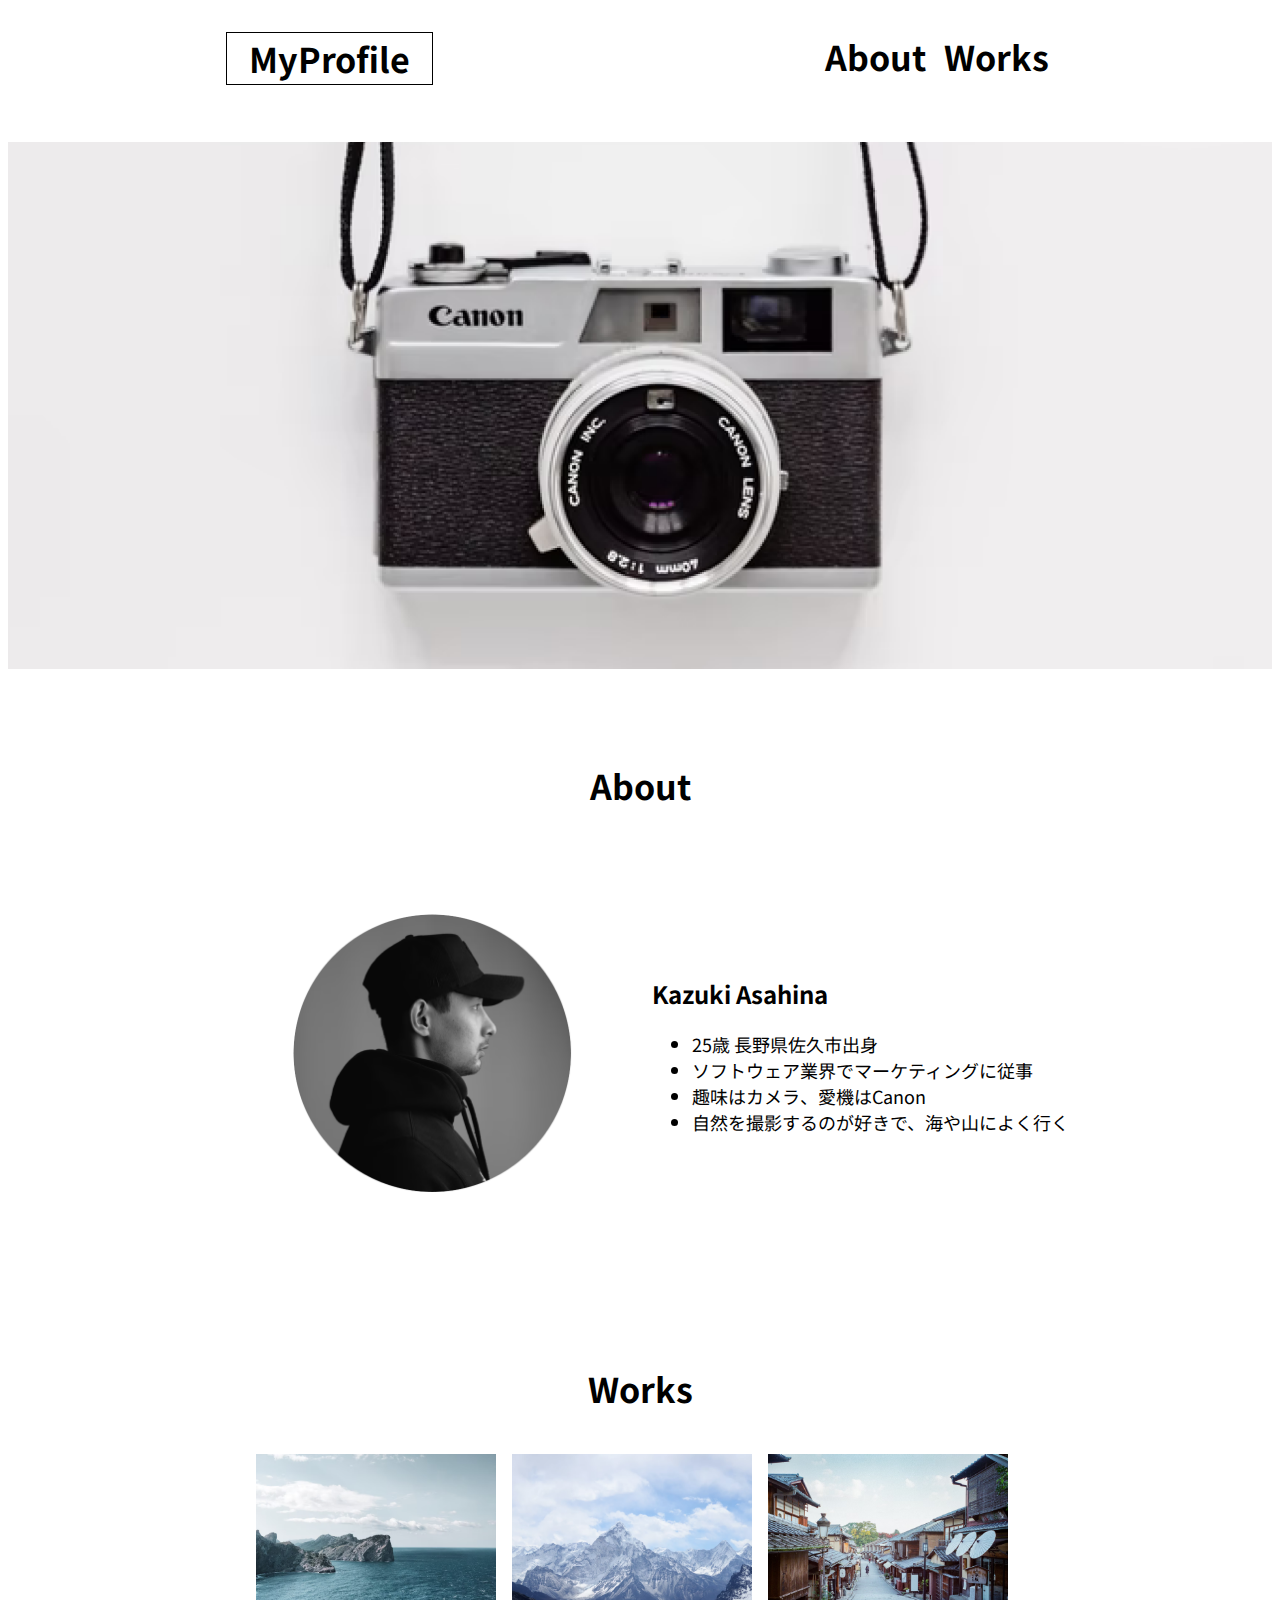
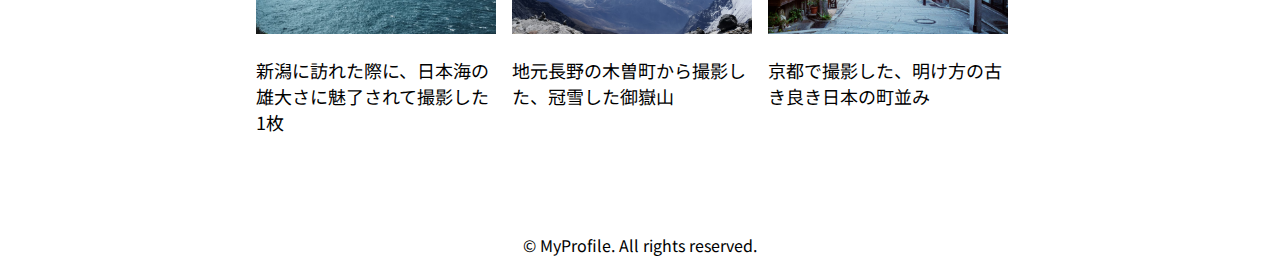
<file: kadai_001/index.html>
<!DOCTYPE html>
<html lang="ja">
<head>
  <meta charset="UTF-8">
  <meta name="viewport" content="width=device-width, initial-scale=1.0">
  <title>MyProfile</title>
  <link rel="stylesheet" href="css/style.css">
  <link rel="preconnect" href="https://fonts.googleapis.com">
  <link rel="preconnect" href="https://fonts.gstatic.com" crossorigin>
  <link href="https://fonts.googleapis.com/css2?family=Noto+Sans+JP&display=swap" rel="stylesheet">
  <link href="https://fonts.googleapis.com/css2?family=Noto+Sans+JP:wght@700&display=swap" rel="stylesheet">
</head>
<body>
  <header>
    <nav>
      <div id="menu">
        <div id="myprofile">MyProfile</div>
        <div id="about-works">
          <a href="#about">About</a>
          <a href="#works">Works</a>
        </div>
      </div>
    </nav>
  </header>
  <main>
    <article>
      
      <section id="fv">
        <img id="mainvisual" src="img/main.png" alt="カメラの写真">
      </section>

      <section id="about">
        <h1 class="title-1">About</h1>
        <div id="profile">
          <div class="profile-img"><img src="img/about.png" alt="Kazuki Asahina"></div>  
          <div class="text">
            <h2 class="name">Kazuki Asahina</h2>
            <ul>
              <li>25歳 長野県佐久市出身</li>
              <li>ソフトウェア業界でマーケティングに従事</li>
              <li>趣味はカメラ、愛機はCanon</li>
              <li>自然を撮影するのが好きで、海や山によく行く</li>
            </ul>
          </div>
        </div>
      </section>

      <section id="works">
        <h1 class="title-2">Works</h1>
        <div id="pictures">
          <div class="content">
            <p><img src="img/works1.png" alt="海"></p>
            <p>新潟に訪れた際に、日本海の雄大さに魅了されて撮影した1枚</p>
          </div>
          <div class="content">
            <p><img src="img/works2.png" alt="山"></p>
            <p>地元長野の木曽町から撮影した、冠雪した御嶽山</p>
          </div>
          <div class="content">
            <p><img src="img/works3.png" alt="街並み"></p>
            <p>京都で撮影した、明け方の古き良き日本の町並み</p>
          </div>
        </div>
      </section>

    </article>
  </main>
  <footer>
    <p>© MyProfile. All rights reserved.</p>
  </footer>
</body>
</html>
</file>
<file: kadai_001/css/style.css>
/* 共通のスタイル */

body{
  font-family: "Noto Sans JP", sans-serif;
  font-optical-sizing: auto;
}

nav{
  width: 68%;
  margin: 0 auto;
}

#menu{
  display: flex;
  justify-content: space-between;
  margin: 32px 16px;
  font-size: 34px;
  font-weight: bold;
}

#myprofile{
  border: 1px solid;
  padding: 1px 22px;
  align-content: center;
}

#about-works{
  display: inline-block;
}

#about-works>a{
  color: black;
  margin: 0 5px;
  text-decoration: none;
}

#mainvisual{
  width:100%;
  margin-top: 25px;
}

.title-1,.title-2{
  font-size: 34px;
  text-align: center;
  margin-top: 87px;
}

#profile{
  display: flex;
  justify-content: center;
  align-items: center;
}

.profile-img{
  margin: 80px;
}

.profile-img>img{
  width: 280px;
}

.name{
  font-size: 24px;
}

ul{
  font-size: 18px;
}

#pictures{
  display: flex;
  justify-content: center;
}

.content{
  font-size: 18px;
  padding: 0px 16px 0px 0px ;
  width: 240px;
  vertical-align: top;
}

.content>p>img{
  width: 100%;
}

footer{
  text-align: center;
  margin-top: 80px;
}

/* SPのスタイル */
@media screen and (max-width: 767px){
  nav{
    width: 100%;
    margin: 0 auto;
  }
  #menu{
    font-size: 24px;
    font-weight: bold;
  }

  #myprofile{
    border: 1px solid;
    padding: 0px 5px;
    align-content: center;
  }

  .title-1,.title-2{
    font-size: 24px;
    text-align: center;
  }

  .title-1{
    margin-top: 18px;
  }

  .title-2{
    margin-top: 83px;
  }

  #profile{
    display: block;
    text-align: center;
  }

  .profile-img{
    margin: 0 auto;
  }

  .name{
    font-size: 22px;
  }
  
  ul{
    font-size: 16px;
  }
  
  .text{
    text-align: left;
    display: inline-block;
  }

  #pictures{
    display: block;
    text-align: center;
  }
  
  .content{
    font-size: 16px;
    padding: 0px;
    width: 100%;
    text-align: center;
  }

}
</file>
